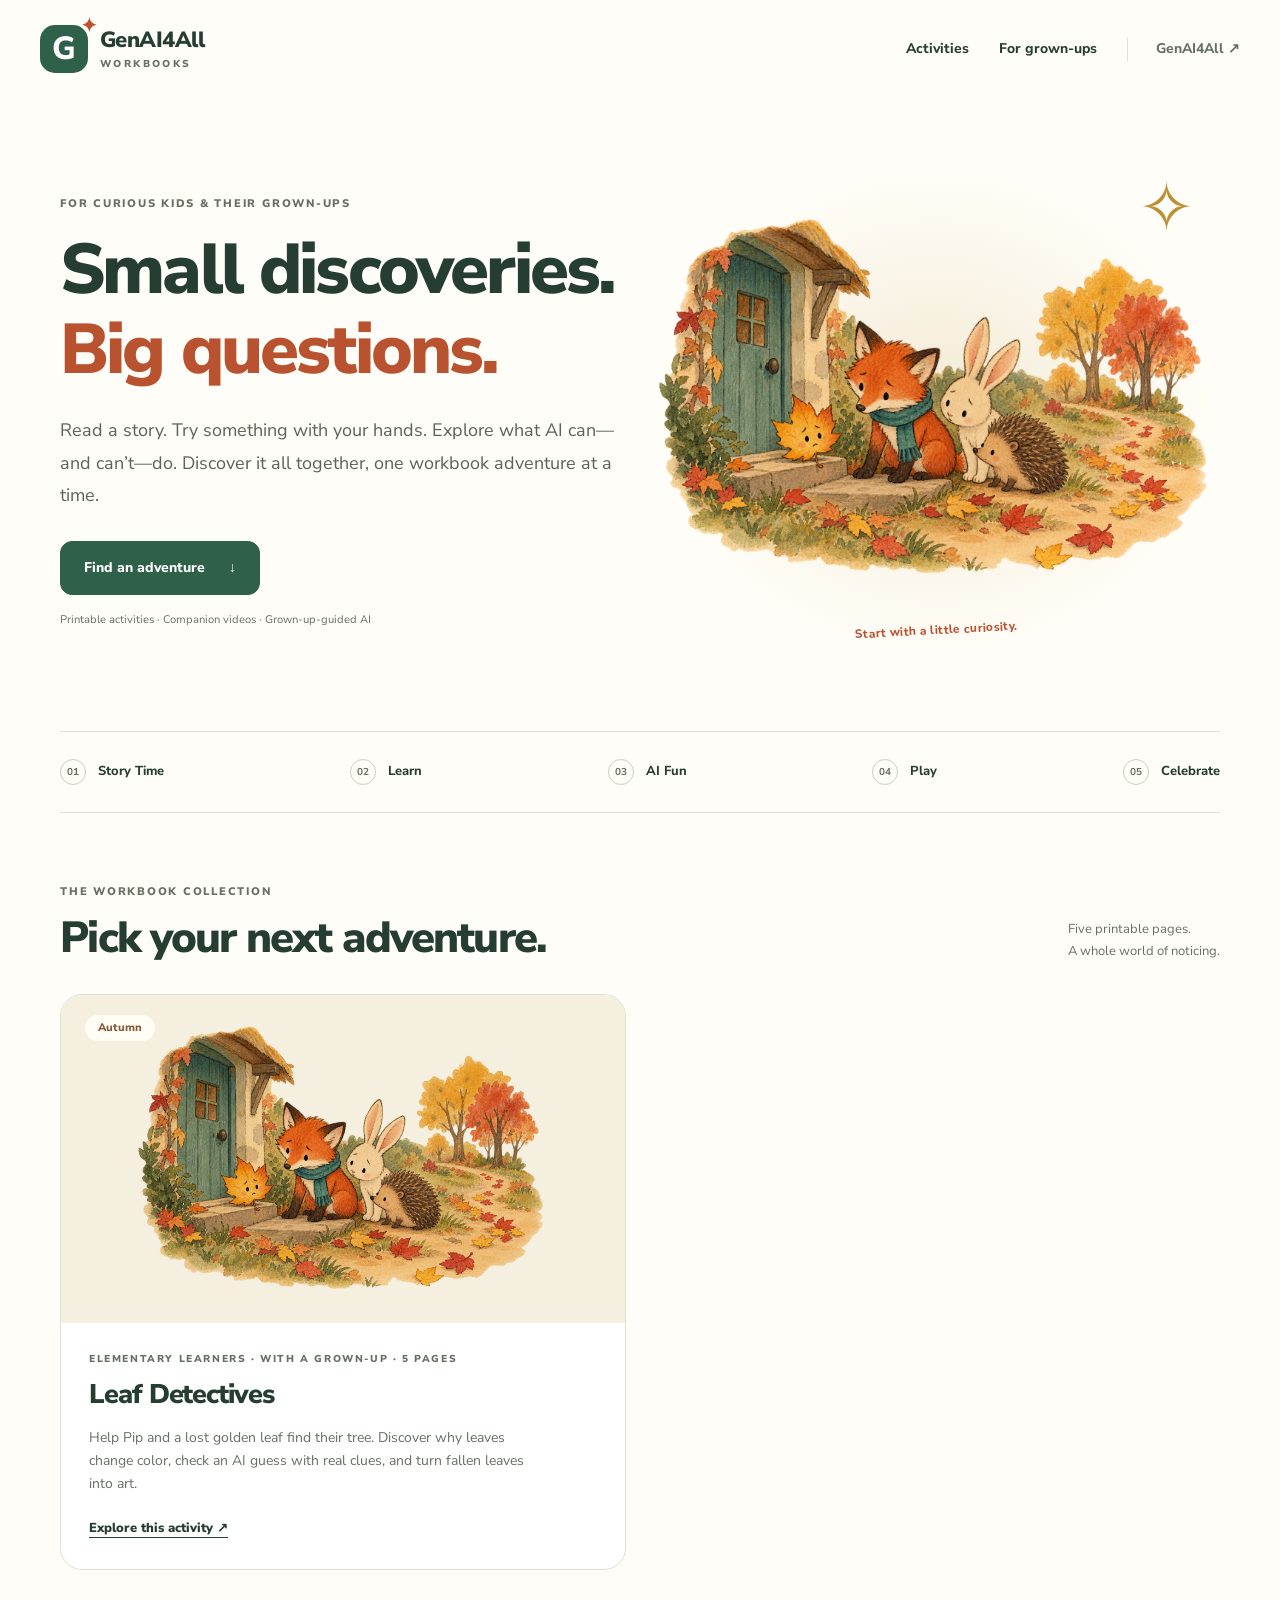
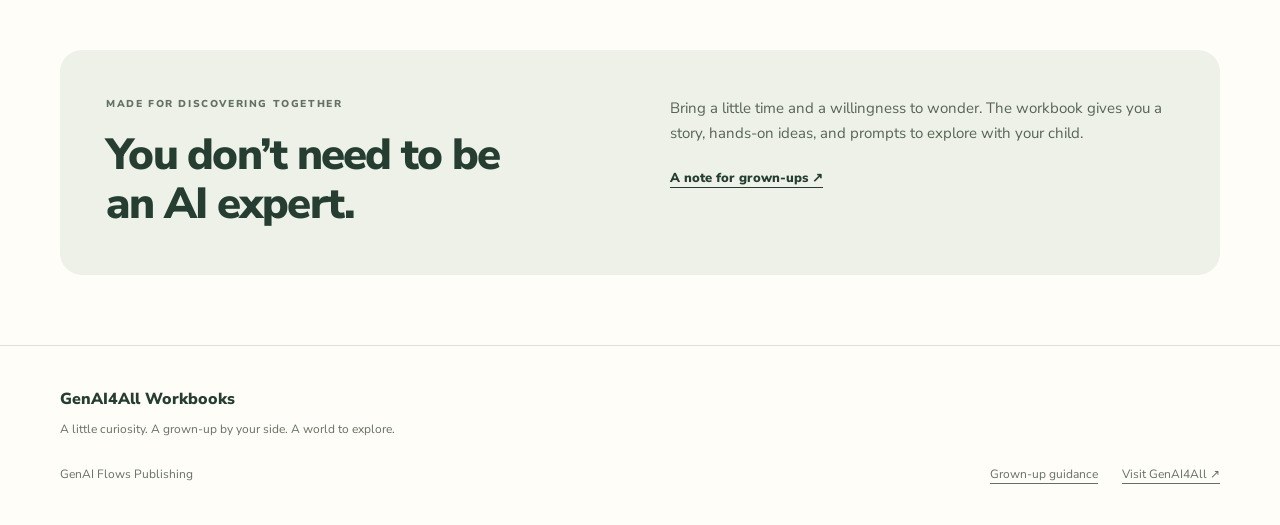
<file: index.html>
<!doctype html><html lang="en"><head><meta charset="utf-8"><meta name="viewport" content="width=device-width,initial-scale=1">
<title>Stories, making &amp; a little AI · GenAI4All Workbooks</title><meta name="description" content="Stories, hands-on activities, and grown-up-guided AI exploration for curious young minds.">
<link rel="canonical" href="https://workbooks.genai4all.org/">
<meta name="theme-color" content="#2f604a"><link rel="icon" href="/assets/icon.svg" type="image/svg+xml"><link rel="stylesheet" href="/assets/styles.css"><script src="/assets/site.js" defer></script></head>
<body><a class="skip" href="#main">Skip to content</a>
<header class="site-header"><a class="brand" href="/" aria-label="GenAI4All Workbooks home"><span class="brand-mark" aria-hidden="true">G<span>✦</span></span><span>GenAI4All<small>WORKBOOKS</small></span></a><nav aria-label="Main navigation"><a href="/#activities">Activities</a><a href="/grown-ups/">For grown-ups</a><a class="parent-link" href="https://www.genai4all.org">GenAI4All ↗</a></nav></header>
<main id="main"><section class="hero wrap"><div class="hero-copy"><p class="eyebrow">FOR CURIOUS KIDS & THEIR GROWN-UPS</p><h1>Small discoveries.<br><em>Big questions.</em></h1><p class="lede">Read a story. Try something with your hands. Explore what AI can—and can’t—do. Discover it all together, one workbook adventure at a time.</p><a class="button" href="#activities">Find an adventure <span aria-hidden="true">↓</span></a><p class="quiet">Printable activities · Companion videos · Grown-up-guided AI</p></div><div class="hero-art"><span class="art-spark" aria-hidden="true">✧</span><img src="/media/leaf-detectives/cover.png" alt="The Leaf Detective illustration" width="720" height="580"><span class="art-note">Start with a little curiosity.</span></div></section>
<div class="journey wrap" aria-label="Five steps in every workbook"><span><b>01</b>Story Time</span><span><b>02</b>Learn</span><span><b>03</b>AI Fun</span><span><b>04</b>Play</span><span><b>05</b>Celebrate</span></div>
<section class="wrap collection" id="activities"><div class="section-heading"><div><p class="eyebrow">THE WORKBOOK COLLECTION</p><h2>Pick your next adventure.</h2></div><p>Five printable pages.<br>A whole world of noticing.</p></div><div class="activity-grid"><article class="activity-card"><a class="card-art" href="/activities/leaf-detectives/" tabindex="-1" aria-hidden="true"><img src="/media/leaf-detectives/cover.png" alt="" loading="lazy" width="600" height="450"><span class="season">autumn</span></a><div class="card-copy"><p class="eyebrow">Elementary learners · with a grown-up · 5 PAGES</p><h3><a href="/activities/leaf-detectives/">Leaf Detectives</a></h3><p>Help Pip and a lost golden leaf find their tree. Discover why leaves change color, check an AI guess with real clues, and turn fallen leaves into art.</p><a class="text-link" href="/activities/leaf-detectives/">Explore this activity <span aria-hidden="true">↗</span></a></div></article></div></section>
<section class="grown-up-callout wrap"><div><p class="eyebrow">MADE FOR DISCOVERING TOGETHER</p><h2>You don’t need to be<br>an AI expert.</h2></div><div><p>Bring a little time and a willingness to wonder. The workbook gives you a story, hands-on ideas, and prompts to explore with your child.</p><a class="text-link" href="/grown-ups/">A note for grown-ups ↗</a></div></section></main><footer><a class="footer-brand" href="/">GenAI4All Workbooks</a><p>A little curiosity. A grown-up by your side. A world to explore.</p><div><span>GenAI Flows Publishing</span><a href="/grown-ups/">Grown-up guidance</a><a href="https://www.genai4all.org">Visit GenAI4All ↗</a></div></footer></body></html>
</file>
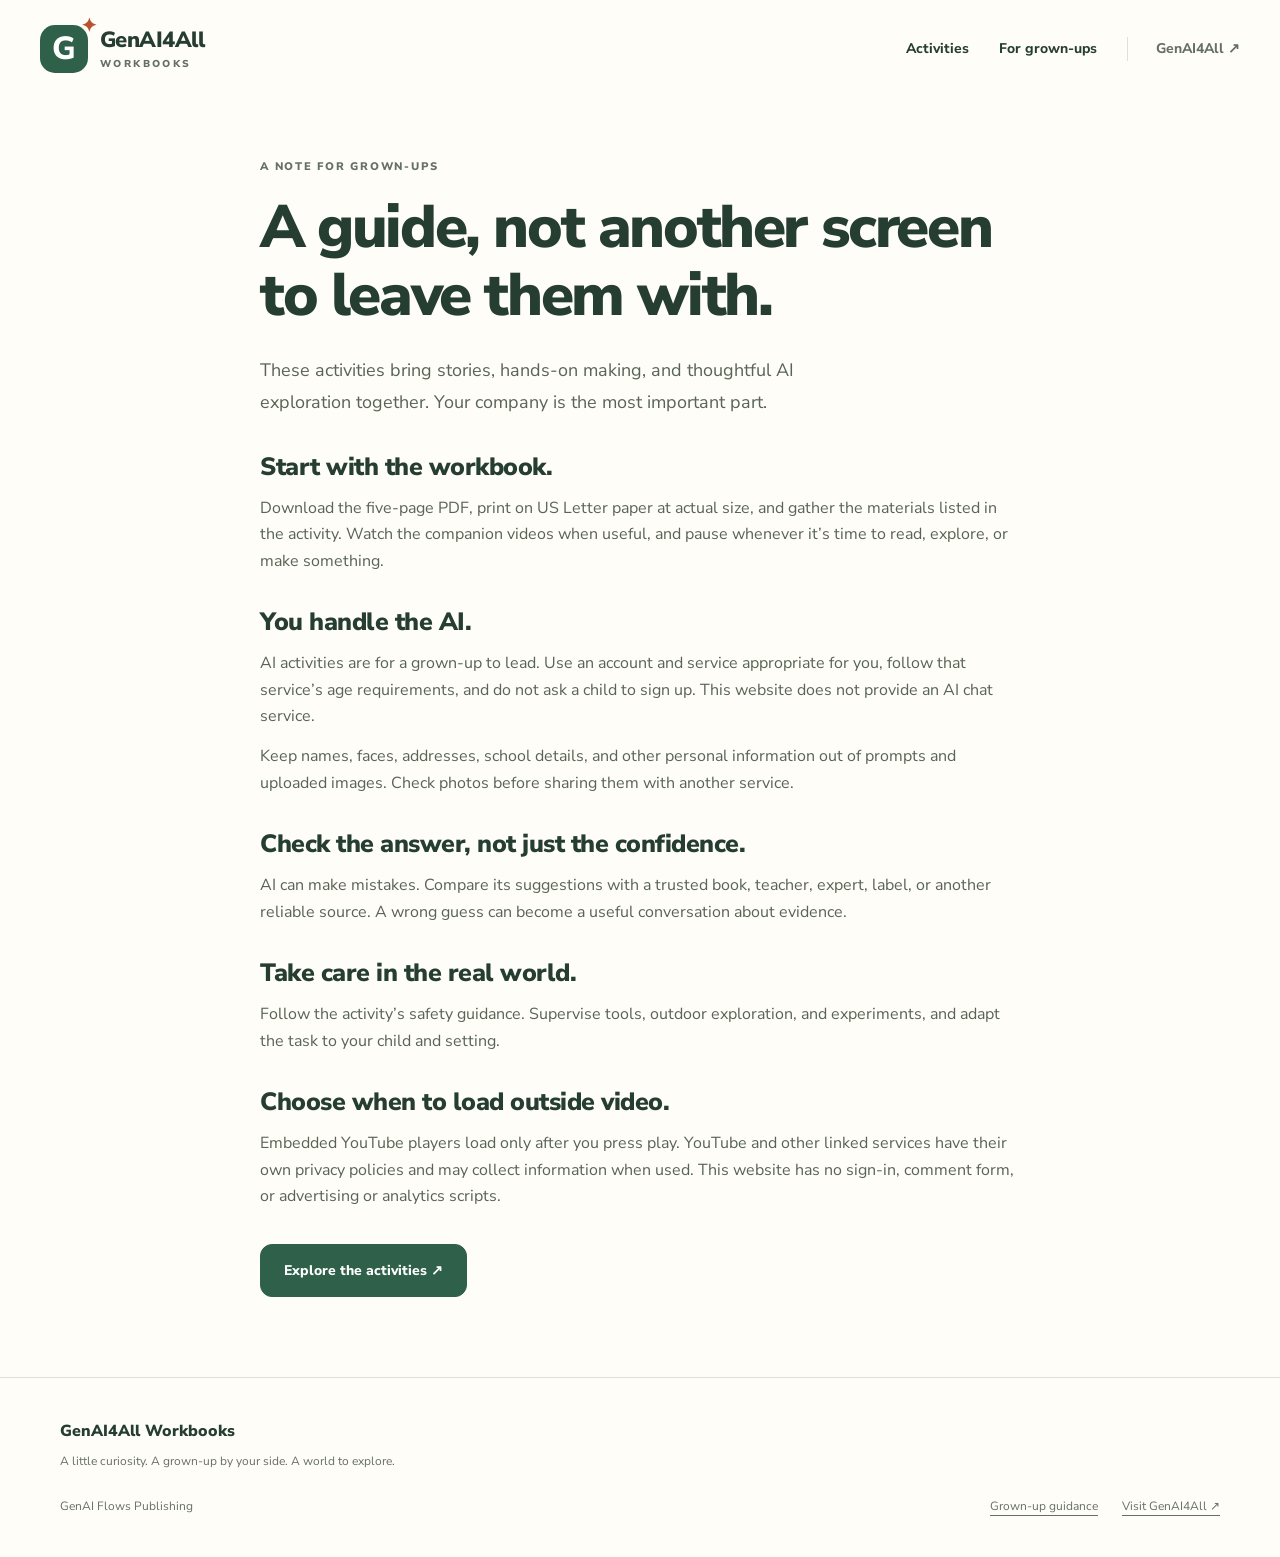
<file: grown-ups/index.html>
<!doctype html><html lang="en"><head><meta charset="utf-8"><meta name="viewport" content="width=device-width,initial-scale=1">
<title>For grown-ups · GenAI4All Workbooks</title><meta name="description" content="Stories, hands-on activities, and grown-up-guided AI exploration for curious young minds.">
<link rel="canonical" href="https://workbooks.genai4all.org/grown-ups/">
<meta name="theme-color" content="#2f604a"><link rel="icon" href="/assets/icon.svg" type="image/svg+xml"><link rel="stylesheet" href="/assets/styles.css"><script src="/assets/site.js" defer></script></head>
<body><a class="skip" href="#main">Skip to content</a>
<header class="site-header"><a class="brand" href="/" aria-label="GenAI4All Workbooks home"><span class="brand-mark" aria-hidden="true">G<span>✦</span></span><span>GenAI4All<small>WORKBOOKS</small></span></a><nav aria-label="Main navigation"><a href="/#activities">Activities</a><a href="/grown-ups/">For grown-ups</a><a class="parent-link" href="https://www.genai4all.org">GenAI4All ↗</a></nav></header>
<main id="main"><article class="wrap guidance"><p class="eyebrow">A NOTE FOR GROWN-UPS</p><h1>A guide, not another screen to leave them with.</h1><p class="lede">These activities bring stories, hands-on making, and thoughtful AI exploration together. Your company is the most important part.</p><section><h2>Start with the workbook.</h2><p>Download the five-page PDF, print on US Letter paper at actual size, and gather the materials listed in the activity. Watch the companion videos when useful, and pause whenever it’s time to read, explore, or make something.</p></section><section><h2>You handle the AI.</h2><p>AI activities are for a grown-up to lead. Use an account and service appropriate for you, follow that service’s age requirements, and do not ask a child to sign up. This website does not provide an AI chat service.</p><p>Keep names, faces, addresses, school details, and other personal information out of prompts and uploaded images. Check photos before sharing them with another service.</p></section><section><h2>Check the answer, not just the confidence.</h2><p>AI can make mistakes. Compare its suggestions with a trusted book, teacher, expert, label, or another reliable source. A wrong guess can become a useful conversation about evidence.</p></section><section><h2>Take care in the real world.</h2><p>Follow the activity’s safety guidance. Supervise tools, outdoor exploration, and experiments, and adapt the task to your child and setting.</p></section><section><h2>Choose when to load outside video.</h2><p>Embedded YouTube players load only after you press play. YouTube and other linked services have their own privacy policies and may collect information when used. This website has no sign-in, comment form, or advertising or analytics scripts.</p></section><a class="button" href="/#activities">Explore the activities ↗</a></article></main><footer><a class="footer-brand" href="/">GenAI4All Workbooks</a><p>A little curiosity. A grown-up by your side. A world to explore.</p><div><span>GenAI Flows Publishing</span><a href="/grown-ups/">Grown-up guidance</a><a href="https://www.genai4all.org">Visit GenAI4All ↗</a></div></footer></body></html>
</file>
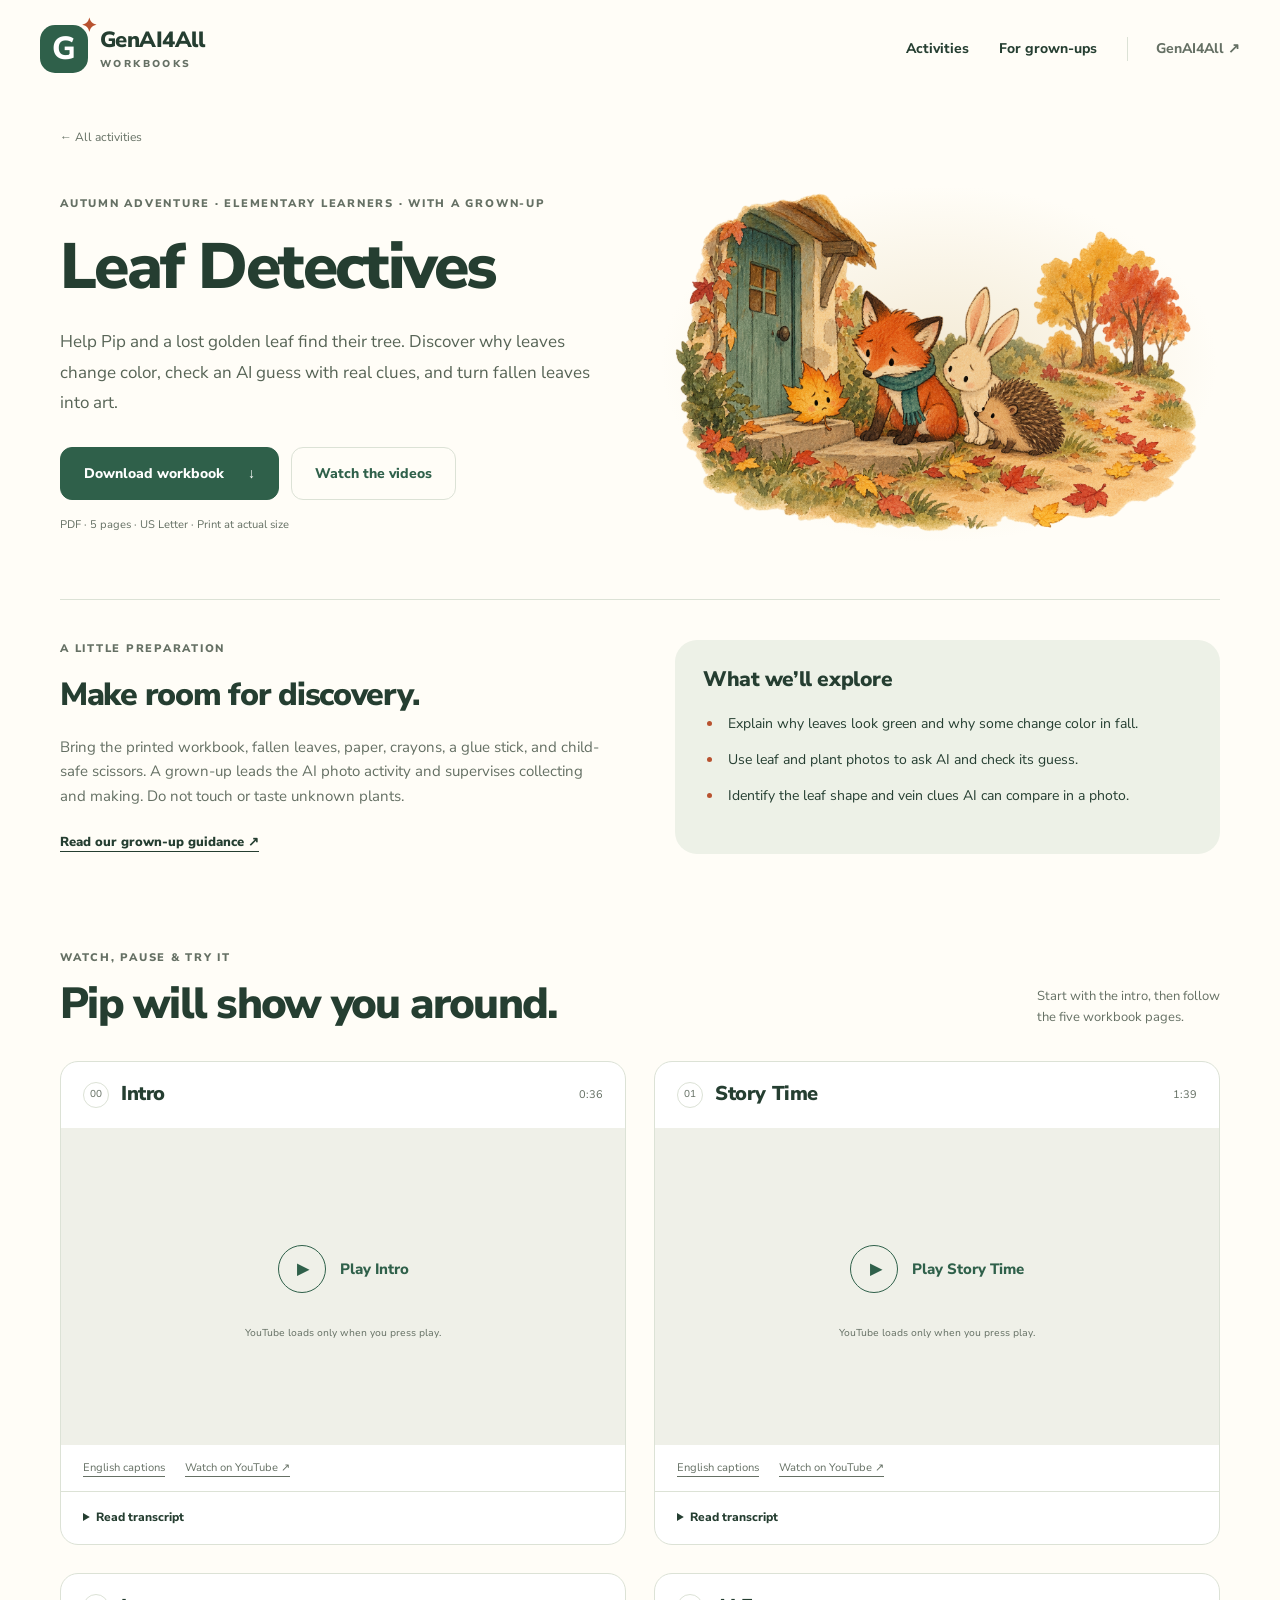
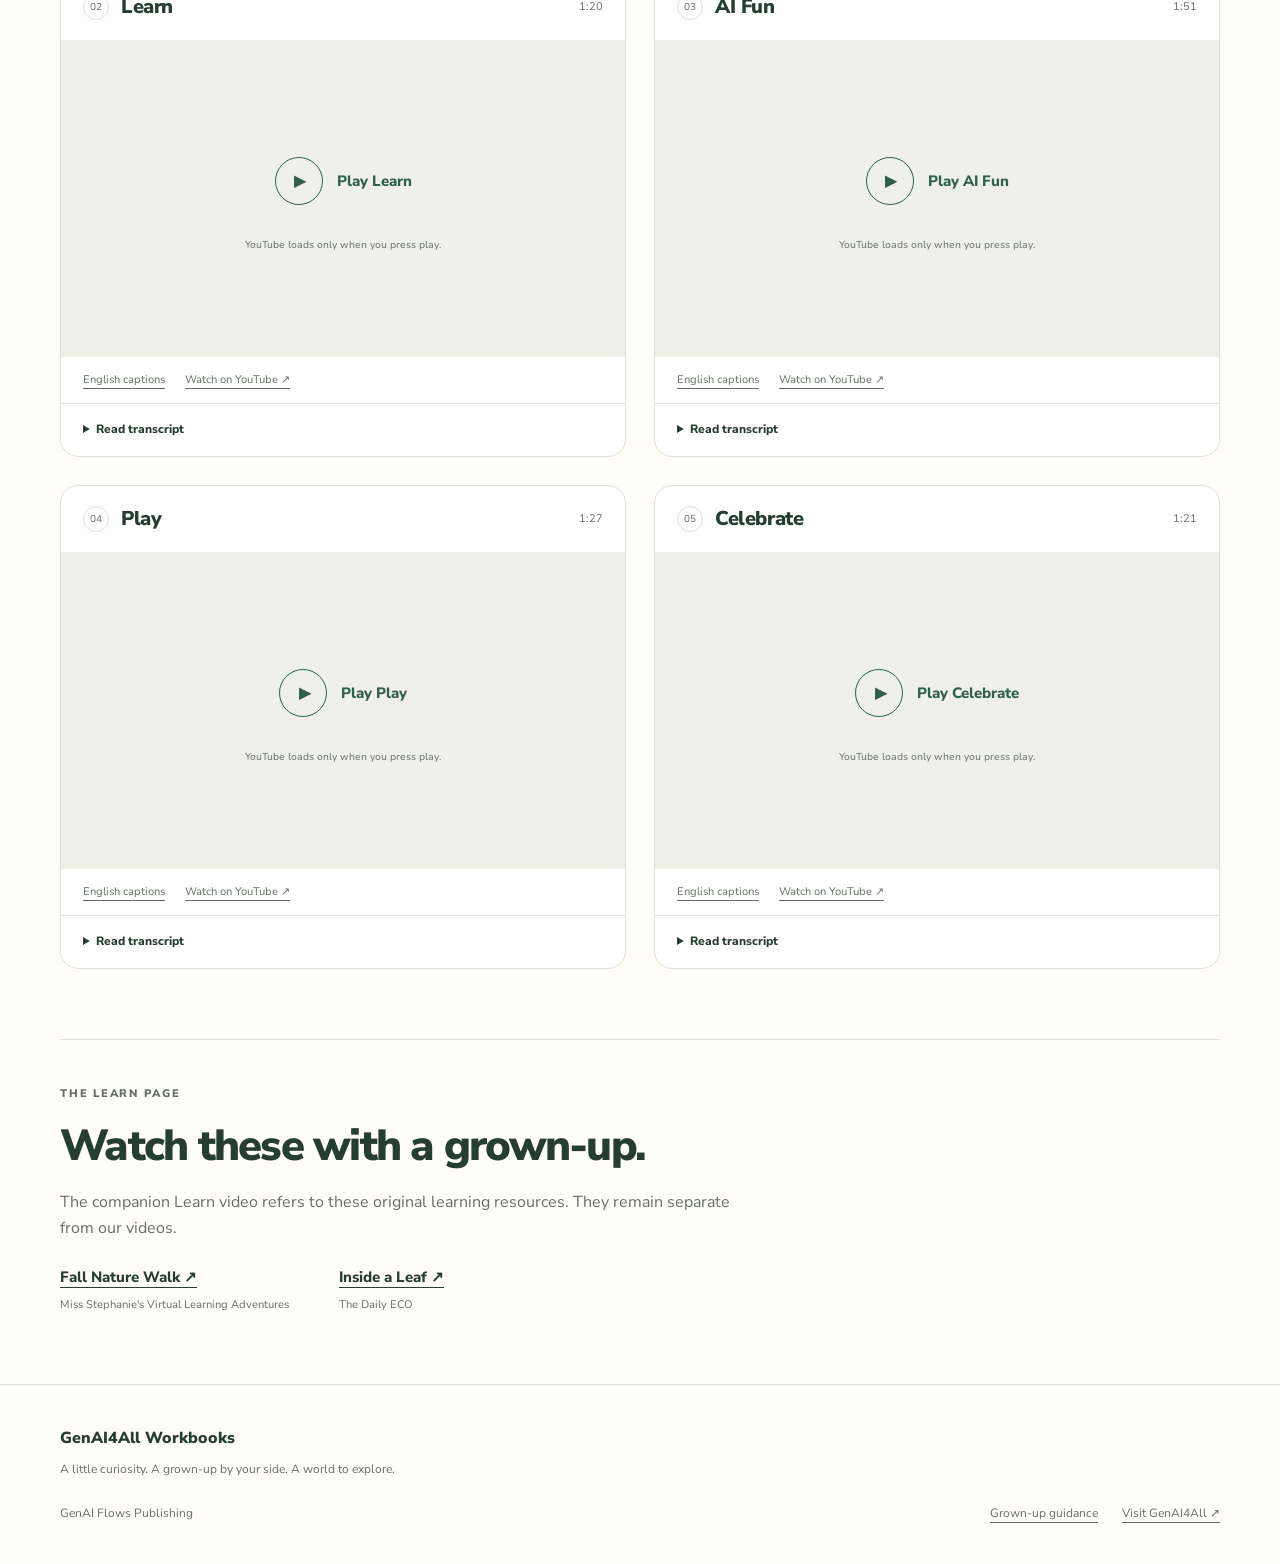
<file: activities/leaf-detectives/index.html>
<!doctype html><html lang="en"><head><meta charset="utf-8"><meta name="viewport" content="width=device-width,initial-scale=1">
<title>Leaf Detectives · GenAI4All Workbooks</title><meta name="description" content="Help Pip and a lost golden leaf find their tree. Discover why leaves change color, check an AI guess with real clues, and turn fallen leaves into art.">
<link rel="canonical" href="https://workbooks.genai4all.org/activities/leaf-detectives/">
<meta name="theme-color" content="#2f604a"><link rel="icon" href="/assets/icon.svg" type="image/svg+xml"><link rel="stylesheet" href="/assets/styles.css"><script src="/assets/site.js" defer></script></head>
<body><a class="skip" href="#main">Skip to content</a>
<header class="site-header"><a class="brand" href="/" aria-label="GenAI4All Workbooks home"><span class="brand-mark" aria-hidden="true">G<span>✦</span></span><span>GenAI4All<small>WORKBOOKS</small></span></a><nav aria-label="Main navigation"><a href="/#activities">Activities</a><a href="/grown-ups/">For grown-ups</a><a class="parent-link" href="https://www.genai4all.org">GenAI4All ↗</a></nav></header>
<main id="main"><div class="wrap"><a class="back-link" href="/#activities">← All activities</a></div><section class="activity-hero wrap"><div><p class="eyebrow">autumn ADVENTURE · Elementary learners · with a grown-up</p><h1>Leaf Detectives</h1><p class="lede">Help Pip and a lost golden leaf find their tree. Discover why leaves change color, check an AI guess with real clues, and turn fallen leaves into art.</p><div class="actions"><a class="button" href="/downloads/leaf-detectives.pdf" download>Download workbook <span aria-hidden="true">↓</span></a><a class="button secondary" href="#videos">Watch the videos</a></div><p class="quiet">PDF · 5 pages · US Letter · Print at actual size</p></div><div class="detail-art"><img src="/media/leaf-detectives/cover.png" alt="The Leaf Detective illustration" width="680" height="520"></div></section>
<section class="wrap activity-overview"><div><p class="eyebrow">A LITTLE PREPARATION</p><h2>Make room for discovery.</h2><p>Bring the printed workbook, fallen leaves, paper, crayons, a glue stick, and child-safe scissors. A grown-up leads the AI photo activity and supervises collecting and making. Do not touch or taste unknown plants.</p><a class="text-link" href="/grown-ups/">Read our grown-up guidance ↗</a></div><div class="objectives"><h3>What we’ll explore</h3><ul><li>Explain why leaves look green and why some change color in fall.</li><li>Use leaf and plant photos to ask AI and check its guess.</li><li>Identify the leaf shape and vein clues AI can compare in a photo.</li></ul></div></section>
<section class="wrap video-section" id="videos"><div class="section-heading"><div><p class="eyebrow">WATCH, PAUSE & TRY IT</p><h2>Pip will show you around.</h2></div><p>Start with the intro, then follow<br>the five workbook pages.</p></div><div class="video-grid"><article class="video-card" id="00-intro"><div class="video-heading"><span>00</span><h3>Intro</h3><small>0:36</small></div><div class="youtube-placeholder"><button type="button" data-youtube="B4AdjzMAUbk" data-title="Intro"><span class="play-circle" aria-hidden="true">▶</span>Play Intro</button><span>YouTube loads only when you press play.</span></div><div class="video-links"><a href="/media/leaf-detectives/00-intro.vtt" download>English captions</a><a href="https://www.youtube.com/watch?v=B4AdjzMAUbk" target="_blank" rel="noopener noreferrer">Watch on YouTube ↗</a></div><details><summary>Read transcript</summary><div class="transcript"><p><strong>Narrator:</strong> Tap-tap-tap! One windy autumn morning, Pip Fox found a little golden leaf on his doorstep.</p><p><strong>Pip:</strong> Oh no, she’s lost her tree! Will you help me find it?</p><p><strong>Narrator:</strong> Today, you’ll become a leaf detective!</p><p><strong>Narrator:</strong> Learn why leaves change color.</p><p><strong>Narrator:</strong> Then, with your grown-up, ask AI to guess a tree from a leaf photo, and check if it’s right.</p><p><strong>Narrator:</strong> Next, turn leaves into art.</p><p><strong>Narrator:</strong> And at the end, crack Pip’s secret code!</p><p><strong>Pip:</strong> Grab your workbook, your grown-up, and a fallen leaf. Let’s go, detectives!</p></div></details></article><article class="video-card" id="01-story-time"><div class="video-heading"><span>01</span><h3>Story Time</h3><small>1:39</small></div><div class="youtube-placeholder"><button type="button" data-youtube="-JK9Dw3koAw" data-title="Story Time"><span class="play-circle" aria-hidden="true">▶</span>Play Story Time</button><span>YouTube loads only when you press play.</span></div><div class="video-links"><a href="/media/leaf-detectives/01-story-time.vtt" download>English captions</a><a href="https://www.youtube.com/watch?v=-JK9Dw3koAw" target="_blank" rel="noopener noreferrer">Watch on YouTube ↗</a></div><details><summary>Read transcript</summary><div class="transcript"><p><strong>Pip:</strong> Hi, detectives! It’s me, Pip. Open your workbook to page 1. Let’s read my story together!</p><p><strong>Narrator:</strong> Tap-tap-tap! One windy autumn morning, Pip Fox opened his door. On the step sat a little golden leaf.</p><p><strong>Narrator:</strong> “I’ve lost my tree,” she sniffled. “The wind twirled me so fast that I cannot remember where I belong.”</p><p><strong>Pip:</strong> “Then I will help you find your home,”</p><p><strong>Narrator:</strong> said Pip. He carried her gently to the silver birch, but its tiny leaves were not the same. Next, Pip asked the old oak, but its leaves had soft, wavy bumps.</p><p><strong>Narrator:</strong> The little leaf drooped. “Perhaps no tree is mine.” Just then, five red leaves danced past like stars. Her five pointed tips began to tingle. Her branching veins hummed a familiar song.</p><p><strong>Pip:</strong> “Follow them!”</p><p><strong>Narrator:</strong> cried Pip.</p><p><strong>Narrator:</strong> At the top of the hill stood a maple glowing red and gold. “My little leaf!” rustled the tree. The wind lifted her into one last joyful dance before laying her gently among the maple’s roots. From that day on, Pip was known as a leaf detective.</p><p><strong>Narrator:</strong> What clues helped Pip find the leaf’s tree?</p><p><strong>Pip:</strong> Pause the video and think!</p><p><strong>Narrator:</strong> Turn your page upside down to check!</p><p><strong>Narrator:</strong> Her five pointed tips and branching veins.</p><p><strong>Pip:</strong> Leaf shape and veins are great clues. Remember them. We’ll use them again!</p></div></details></article><article class="video-card" id="02-learn"><div class="video-heading"><span>02</span><h3>Learn</h3><small>1:20</small></div><div class="youtube-placeholder"><button type="button" data-youtube="b14q-2-TiOE" data-title="Learn"><span class="play-circle" aria-hidden="true">▶</span>Play Learn</button><span>YouTube loads only when you press play.</span></div><div class="video-links"><a href="/media/leaf-detectives/02-learn.vtt" download>English captions</a><a href="https://www.youtube.com/watch?v=b14q-2-TiOE" target="_blank" rel="noopener noreferrer">Watch on YouTube ↗</a></div><details><summary>Read transcript</summary><div class="transcript"><p><strong>Pip:</strong> Page 2! Here’s what we’ll learn today.</p><p><strong>Narrator:</strong> In this activity, you will…</p><p><strong>Narrator:</strong> Explain why leaves look green and why some change color in fall.</p><p><strong>Narrator:</strong> Use leaf and plant photos to ask AI and check its guess.</p><p><strong>Narrator:</strong> Identify the leaf shape and vein clues AI can compare in a photo.</p><p><strong>Narrator:</strong> With your grown-up, watch two short videos.</p><p><strong>Narrator:</strong> Fall Nature Walk, with Miss Stephanie.</p><p><strong>Narrator:</strong> And Inside a Leaf, from The Daily ECO.</p><p><strong>Narrator:</strong> Scan the codes in your workbook, or find the links below this video.</p><p><strong>Pip:</strong> Look and listen for clues! Pause now, and come back when you’re done.</p><p><strong>Narrator:</strong> Welcome back! Why are leaves green?</p><p><strong>Narrator:</strong> Turn your page upside down to check!</p><p><strong>Narrator:</strong> Leaves have a green helper called chlorophyll. It uses sunlight to make food for the tree.</p><p><strong>Narrator:</strong> And why do leaves change color in fall?</p><p><strong>Narrator:</strong> In fall, leaves stop making green. Then yellow and orange show.</p><p><strong>Pip:</strong> So the yellow and orange were hiding there all along!</p></div></details></article><article class="video-card" id="03-ai-fun"><div class="video-heading"><span>03</span><h3>AI Fun</h3><small>1:51</small></div><div class="youtube-placeholder"><button type="button" data-youtube="r-OHdl4yoGU" data-title="AI Fun"><span class="play-circle" aria-hidden="true">▶</span>Play AI Fun</button><span>YouTube loads only when you press play.</span></div><div class="video-links"><a href="/media/leaf-detectives/03-ai-fun.vtt" download>English captions</a><a href="https://www.youtube.com/watch?v=r-OHdl4yoGU" target="_blank" rel="noopener noreferrer">Watch on YouTube ↗</a></div><details><summary>Read transcript</summary><div class="transcript"><p><strong>Pip:</strong> Page 3, AI Fun! Can AI be a leaf detective too? Let’s find out!</p><p><strong>Narrator:</strong> With a grown-up, find one fallen leaf and the tree it came from.</p><p><strong>Narrator:</strong> Remember: do not touch or taste unknown plants.</p><p><strong>Narrator:</strong> Step 1: Take two photos.</p><p><strong>Narrator:</strong> Photo A: one leaf, close and clear.</p><p><strong>Narrator:</strong> Photo B: the whole tree, from a safe distance.</p><p><strong>Narrator:</strong> Step 2: Send Photo A to AI.</p><p><strong>Narrator:</strong> Your grown-up can use any AI app you already have, like ChatGPT, Gemini, Claude, or Copilot.</p><p><strong>Narrator:</strong> Type or say:</p><p><strong>Narrator:</strong> “What tree is this leaf from? Name two clues.”</p><p><strong>Narrator:</strong> AI answers with a guess and two clues.</p><p><strong>Narrator:</strong> Step 3: Send Photo B to AI.</p><p><strong>Narrator:</strong> In the same chat, type or say:</p><p><strong>Narrator:</strong> “Here is the whole tree. What is your best guess now?”</p><p><strong>Narrator:</strong> Look! AI changed its guess.</p><p><strong>Narrator:</strong> Step 4: Find the real answer.</p><p><strong>Narrator:</strong> Ask your grown-up to check a trusted source: a tree sign or label, a plant guidebook, or a teacher or nature expert.</p><p><strong>Narrator:</strong> Was AI right?</p><p><strong>Pip:</strong> Almost! AI knew it was a maple, but not which kind.</p><p><strong>Narrator:</strong> AI matches photo patterns, like leaf shape and veins, to labels it learned.</p><p><strong>Narrator:</strong> This is called image recognition.</p><p><strong>Narrator:</strong> But AI can make mistakes.</p><p><strong>Narrator:</strong> A blurry photo or a look-alike leaf can fool it.</p><p><strong>Narrator:</strong> So always check with a trusted source.</p><p><strong>Pip:</strong> Just like a real detective: always check the clues! Pause and try it with your grown-up.</p></div></details></article><article class="video-card" id="04-play"><div class="video-heading"><span>04</span><h3>Play</h3><small>1:27</small></div><div class="youtube-placeholder"><button type="button" data-youtube="4XPocOXFHEA" data-title="Play"><span class="play-circle" aria-hidden="true">▶</span>Play Play</button><span>YouTube loads only when you press play.</span></div><div class="video-links"><a href="/media/leaf-detectives/04-play.vtt" download>English captions</a><a href="https://www.youtube.com/watch?v=4XPocOXFHEA" target="_blank" rel="noopener noreferrer">Watch on YouTube ↗</a></div><details><summary>Read transcript</summary><div class="transcript"><p><strong>Pip:</strong> Page 4! You checked AI’s guess. Now be the maker!</p><p><strong>Narrator:</strong> Playing and building with your hands is one of the best ways to learn.</p><p><strong>Narrator:</strong> Leaf Rubbing! Make a hidden leaf pattern appear by rubbing a crayon over paper.</p><p><strong>Narrator:</strong> You need: one fallen leaf, one sheet of paper, and one crayon with the wrapper peeled off.</p><p><strong>Narrator:</strong> Step 1: Put the leaf under the paper. The bumpy side with the veins should face up.</p><p><strong>Narrator:</strong> Step 2: Hold the paper still. Rub gently with the side of the crayon.</p><p><strong>Narrator:</strong> Step 3: Keep rubbing. Watch the leaf’s outline and veins appear!</p><p><strong>Pip:</strong> Whoa, it’s like magic!</p><p><strong>Narrator:</strong> Leaf Creature! Collect more fallen leaves. Then make a leaf creature!</p><p><strong>Narrator:</strong> You need: fallen leaves, two sheets of paper, child-safe scissors, a glue stick, and crayons or markers.</p><p><strong>Narrator:</strong> Step 1: Lay the paper flat. Arrange the leaves on the paper until you like your creature.</p><p><strong>Narrator:</strong> Step 2: Lift one leaf at a time. Rub glue on its back, then press it onto the paper.</p><p><strong>Narrator:</strong> Step 3: Draw eyes, a beak, and legs on the second sheet. Cut them out, then glue them onto the leaves.</p><p><strong>Pip:</strong> Hoo-hoo! What creature will you make? Pause and make yours!</p></div></details></article><article class="video-card" id="05-celebrate"><div class="video-heading"><span>05</span><h3>Celebrate</h3><small>1:21</small></div><div class="youtube-placeholder"><button type="button" data-youtube="QM0LJsfPb_M" data-title="Celebrate"><span class="play-circle" aria-hidden="true">▶</span>Play Celebrate</button><span>YouTube loads only when you press play.</span></div><div class="video-links"><a href="/media/leaf-detectives/05-celebrate.vtt" download>English captions</a><a href="https://www.youtube.com/watch?v=QM0LJsfPb_M" target="_blank" rel="noopener noreferrer">Watch on YouTube ↗</a></div><details><summary>Read transcript</summary><div class="transcript"><p><strong>Pip:</strong> Last page! Let’s crack my secret code!</p><p><strong>Narrator:</strong> Read each quiz, circle the best answer, and write its letter in the box.</p><p><strong>Narrator:</strong> Do your three letters spell P I P?</p><p><strong>Narrator:</strong> Quiz 1. Fall leaves turn yellow because they have…</p><p><strong>Narrator:</strong> T: more chlorophyll.</p><p><strong>Narrator:</strong> P: less chlorophyll.</p><p><strong>Narrator:</strong> S: more sunlight.</p><p><strong>Narrator:</strong> It’s P, less chlorophyll!</p><p><strong>Narrator:</strong> Quiz 2. AI changes its guess after Photo B. What now?</p><p><strong>Narrator:</strong> E: Trust the new guess.</p><p><strong>Narrator:</strong> I: Check a guidebook.</p><p><strong>Narrator:</strong> It’s I, check a guidebook!</p><p><strong>Narrator:</strong> Quiz 3. Which leaf clues showed up in your leaf rubbing?</p><p><strong>Narrator:</strong> N: The leaf’s smell.</p><p><strong>Narrator:</strong> O: The tree’s name.</p><p><strong>Narrator:</strong> P: Outline and veins.</p><p><strong>Narrator:</strong> It’s P, outline and veins!</p><p><strong>Pip:</strong> P… I… P! That’s me! You did it, Leaf Detective!</p><p><strong>Narrator:</strong> Great job, detectives. See you next time!</p></div></details></article></div></section>
<section class="wrap learning-links"><p class="eyebrow">THE LEARN PAGE</p><h2>Watch these with a grown-up.</h2><p>The companion Learn video refers to these original learning resources. They remain separate from our videos.</p><ul><li><a href="https://youtu.be/6gV7qAL05MA" target="_blank" rel="noopener noreferrer">Fall Nature Walk ↗</a><span>Miss Stephanie&#39;s Virtual Learning Adventures</span></li><li><a href="https://www.youtube.com/watch?v=OcGulhnZDzM" target="_blank" rel="noopener noreferrer">Inside a Leaf ↗</a><span>The Daily ECO</span></li></ul></section></main><footer><a class="footer-brand" href="/">GenAI4All Workbooks</a><p>A little curiosity. A grown-up by your side. A world to explore.</p><div><span>GenAI Flows Publishing</span><a href="/grown-ups/">Grown-up guidance</a><a href="https://www.genai4all.org">Visit GenAI4All ↗</a></div></footer></body></html>
</file>
<file: assets/styles.css>
@font-face{font-family:Nunito;src:url('/assets/NunitoSans.ttf') format('truetype');font-weight:200 1000;font-display:swap}
:root{--paper:#fffdf7;--ink:#253e31;--green:#2f604a;--muted:#657064;--orange:#b8522f;--line:#dce2d6;--soft:#edf1e7;--radius:22px}*{box-sizing:border-box}html{scroll-behavior:smooth;scroll-padding-top:24px}body{margin:0;background:var(--paper);color:var(--ink);font-family:Nunito,'Avenir Next',Arial,sans-serif;line-height:1.65}a{color:inherit;text-underline-offset:5px}button{font:inherit}a:focus-visible,button:focus-visible,summary:focus-visible{outline:3px solid var(--orange);outline-offset:5px}img{max-width:100%;height:auto;display:block}h1,h2,h3,p{margin:0}h1,h2,h3{line-height:1.13;font-weight:850;letter-spacing:-.04em}h1{font-size:clamp(44px,5.5vw,78px)}h2{font-size:clamp(30px,3.4vw,44px)}h3{font-size:27px}p+p{margin-top:14px}.wrap{width:min(1160px,calc(100% - 80px));margin-inline:auto}.site-header{width:min(1240px,calc(100% - 80px));margin:auto;display:flex;align-items:center;justify-content:space-between;padding:25px 0;gap:24px}.brand{display:flex;align-items:center;gap:12px;text-decoration:none;font-size:22px;font-weight:850;line-height:1.1;letter-spacing:-.025em}.brand small{display:block;font-size:10px;letter-spacing:.24em;margin-top:6px;color:var(--muted)}.brand-mark{height:48px;width:48px;background:var(--green);border-radius:15px;color:#fff;display:grid;place-items:center;position:relative;font-size:32px;font-weight:800}.brand-mark>span{font-size:19px;position:absolute;right:-8px;top:-9px;color:var(--orange)}nav{display:flex;gap:30px;align-items:center;font-size:14px;font-weight:750}nav a{text-decoration:none}nav a:hover,.text-link:hover{color:var(--orange)}.parent-link{color:var(--muted);border-left:1px solid var(--line);padding-left:28px}.hero{display:grid;grid-template-columns:1fr 1fr;align-items:center;gap:24px;padding-block:65px 70px}.eyebrow{font-size:11px;font-weight:850;letter-spacing:.16em;color:var(--muted);text-transform:uppercase;margin-bottom:18px}.hero h1 em{font-style:normal;color:var(--orange)}.lede{font-size:18px;line-height:1.8;max-width:560px;margin-top:24px;color:#576456}.button{display:inline-flex;justify-content:center;align-items:center;gap:24px;background:var(--green);color:white;text-decoration:none;border:1px solid var(--green);border-radius:12px;padding:14px 23px;font-size:14px;font-weight:800;min-height:48px}.button:hover{background:#234c39}.hero .button{margin-top:30px}.button.secondary{background:transparent;color:var(--green);border-color:var(--line)}.button.secondary:hover{background:var(--soft)}.quiet{font-size:11px;color:var(--muted);margin-top:16px}.hero-art{position:relative;background:radial-gradient(ellipse,#f3ead5,transparent 69%);padding-block:20px}.hero-art>img{width:100%;height:430px;object-fit:contain;mix-blend-mode:multiply}.art-spark{font-size:68px;color:#bd9133;position:absolute;right:25px;top:-10px}.art-note{display:block;color:var(--orange);font-size:12px;letter-spacing:.03em;text-align:center;font-weight:750;transform:rotate(-3deg);margin-top:8px}.journey{display:flex;justify-content:space-between;padding:27px 0;border-top:1px solid var(--line);border-bottom:1px solid var(--line);gap:15px}.journey span{display:flex;gap:12px;align-items:center;font-size:13px;font-weight:750}.journey b{font-size:10px;border:1px solid #c6d0bf;border-radius:50%;height:26px;width:26px;display:grid;place-items:center;color:var(--muted)}.collection{padding-block:70px 80px}.section-heading{display:flex;align-items:end;justify-content:space-between;gap:24px;margin-bottom:32px}.section-heading .eyebrow{margin-bottom:12px}.section-heading>p{font-size:13px;color:var(--muted)}.activity-grid{display:grid;grid-template-columns:repeat(2,minmax(0,1fr));gap:28px}.activity-card{border:1px solid var(--line);border-radius:var(--radius);overflow:hidden;background:#fff}.card-art{display:block;position:relative;background:#f4efdf;padding:24px}.card-art img{height:280px;width:100%;object-fit:contain;mix-blend-mode:multiply}.season{position:absolute;left:24px;top:20px;text-transform:capitalize;background:#fffdf4;padding:4px 13px;border-radius:30px;font-size:11px;font-weight:800;color:#865735}.card-copy{padding:28px}.card-copy .eyebrow{font-size:10px;margin-bottom:12px}.card-copy h3 a{text-decoration:none}.card-copy>p:not(.eyebrow){font-size:14px;color:var(--muted);margin-top:16px;max-width:460px}.text-link{display:inline-block;font-size:13px;font-weight:850;margin-top:23px}.draft-tag{font-size:10px;padding:3px 9px;background:#fff1ca;color:#73540e;border-radius:20px;margin-left:14px}.grown-up-callout{display:grid;grid-template-columns:1fr 1fr;gap:60px;background:var(--soft);padding:46px;border-radius:var(--radius);margin-bottom:70px}.grown-up-callout p:not(.eyebrow){font-size:15px;color:#576456}.grown-up-callout .eyebrow{font-size:10px}footer{border-top:1px solid var(--line);padding:40px max(40px,calc((100% - 1160px)/2));font-size:12px;color:var(--muted)}.footer-brand{font-size:16px;font-weight:850;color:var(--ink);text-decoration:none}footer>p{margin-top:8px}footer>div{display:flex;flex-wrap:wrap;gap:24px;margin-top:25px}footer>div span{margin-right:auto}.back-link{display:inline-block;font-size:12px;text-decoration:none;color:var(--muted);margin-top:30px}.activity-hero{display:grid;grid-template-columns:1fr 1fr;gap:36px;align-items:center;padding-block:35px 55px}.activity-hero h1{font-size:clamp(42px,5vw,70px)}.activity-hero .lede{font-size:17px}.detail-art{background:radial-gradient(ellipse,#f3ead5,transparent 70%)}.detail-art img{height:360px;width:100%;object-fit:contain;mix-blend-mode:multiply}.actions{display:flex;flex-wrap:wrap;gap:12px;margin-top:28px}.activity-overview{display:grid;grid-template-columns:1fr 1fr;gap:70px;padding-block:40px 65px;border-top:1px solid var(--line)}.activity-overview h2{font-size:32px}.activity-overview>div>p:not(.eyebrow){margin-top:22px;color:var(--muted);font-size:15px}.objectives{padding:28px;background:var(--soft);border-radius:var(--radius)}.objectives h3{font-size:21px;letter-spacing:-.02em}.objectives ul{padding-left:20px;margin:20px 0 0}.objectives li{font-size:14px;margin-block:13px;padding-left:5px}.objectives li::marker{color:var(--orange)}.video-section{padding-block:30px 70px}.video-grid{display:grid;grid-template-columns:repeat(2,minmax(0,1fr));gap:28px}.video-card{border:1px solid var(--line);border-radius:18px;overflow:hidden;background:#fff;align-self:start}.video-heading{padding:20px 22px;display:flex;align-items:center;gap:12px}.video-heading>span{font-size:10px;color:var(--muted);border:1px solid var(--line);border-radius:50%;width:26px;height:26px;display:grid;place-items:center;flex-shrink:0}.video-heading h3{font-size:20px;letter-spacing:-.02em}.video-heading small{margin-left:auto;white-space:nowrap;color:var(--muted);font-size:11px}video,.youtube-placeholder,.video-unavailable,iframe{display:block;width:100%;aspect-ratio:16/9;background:#eff0e8;border:0}video{height:auto}.video-links{display:flex;gap:20px;flex-wrap:wrap;padding:14px 22px;font-size:11px;color:var(--muted)}.video-card details{border-top:1px solid var(--line)}summary{padding:16px 22px;cursor:pointer;font-size:12px;font-weight:800}.transcript{max-height:340px;overflow:auto;padding:4px 22px 22px;font-size:13px;color:#536052}.transcript p+p{margin-top:12px}.youtube-placeholder{display:flex;flex-direction:column;align-items:center;justify-content:center;gap:18px}.youtube-placeholder button{background:none;border:0;color:var(--green);font-size:15px;font-weight:800;cursor:pointer;display:flex;align-items:center;gap:14px;padding:14px}.play-circle{border:1px solid var(--green);border-radius:50%;width:48px;height:48px;display:grid;place-items:center;padding-left:3px}.youtube-placeholder>span{font-size:10px;color:var(--muted)}.video-unavailable{display:grid;place-content:center;text-align:center;gap:8px;color:var(--muted);font-size:12px}.video-unavailable>span{font-size:48px}.learning-links{border-top:1px solid var(--line);padding-block:45px 70px}.learning-links>p:not(.eyebrow){margin-top:18px;color:var(--muted);max-width:680px}.learning-links ul{list-style:none;padding:0;margin:24px 0 0;display:flex;flex-wrap:wrap;gap:20px 50px}.learning-links li{display:grid;gap:6px}.learning-links li a{font-weight:800;font-size:15px}.learning-links li span{font-size:11px;color:var(--muted)}.guidance{max-width:760px;padding-block:60px 80px}.guidance h1{font-size:clamp(38px,5vw,60px)}.guidance section{margin-block:34px}.guidance h2{font-size:25px;letter-spacing:-.02em;margin-bottom:14px}.guidance section p{font-size:16px;color:#576456}.skip{position:fixed;left:10px;top:-100px;background:var(--green);color:white;padding:14px;z-index:99}.skip:focus{top:10px}.preview-banner{padding:7px 20px;text-align:center;background:#fff0bf;color:#6f5317;font-size:11px;font-weight:750}.empty-state{padding:40px;background:var(--soft);border-radius:var(--radius)}.empty-state h3{font-size:24px}.empty-state p{margin-top:16px;color:var(--muted)}.coming-art{padding:50px;text-align:center;font-size:120px;color:#ba8e31}.coming-art span{display:block;font-size:20px;color:var(--green)}
@media(min-width:1100px){.hero{min-height:550px}}@media(max-width:760px){.wrap,.site-header{width:calc(100% - 40px)}.site-header{padding-block:20px;gap:15px;flex-wrap:wrap}.brand{font-size:19px}.brand-mark{width:39px;height:39px;font-size:26px}nav{gap:19px;font-size:12px}.parent-link{display:none}.hero{grid-template-columns:1fr;padding-block:38px 30px;gap:20px}.hero-copy{max-width:540px}.hero h1{font-size:52px}.hero .lede{font-size:16px}.hero-art>img{height:300px}.art-spark{top:0;font-size:48px}.journey{flex-wrap:wrap;justify-content:flex-start;gap:14px 22px;padding-block:23px}.journey span{font-size:11px;gap:8px}.journey b{height:22px;width:22px;font-size:9px}.section-heading{display:block}.section-heading>p{margin-top:15px}.section-heading>p br{display:none}.collection{padding-block:45px 50px}.activity-grid,.video-grid{grid-template-columns:1fr}.card-art img{height:260px}.card-copy{padding:24px}.grown-up-callout{grid-template-columns:1fr;padding:28px;gap:25px;margin-bottom:45px}.grown-up-callout h2 br{display:none}footer{padding:30px 20px}footer>div{gap:14px 20px}footer>div span{flex-basis:100%}.activity-hero{grid-template-columns:1fr;gap:20px;padding-bottom:30px}.activity-hero .lede{font-size:16px}.detail-art img{height:280px}.activity-overview{grid-template-columns:1fr;gap:26px;padding-block:30px 35px}.video-section{padding-bottom:40px}.video-heading{padding:16px}.video-heading h3{font-size:18px}.video-links{padding-inline:18px}.guidance{padding-block:40px 60px}.learning-links{padding-block:35px 45px}}@media(prefers-reduced-motion:reduce){html{scroll-behavior:auto}}
</file>
